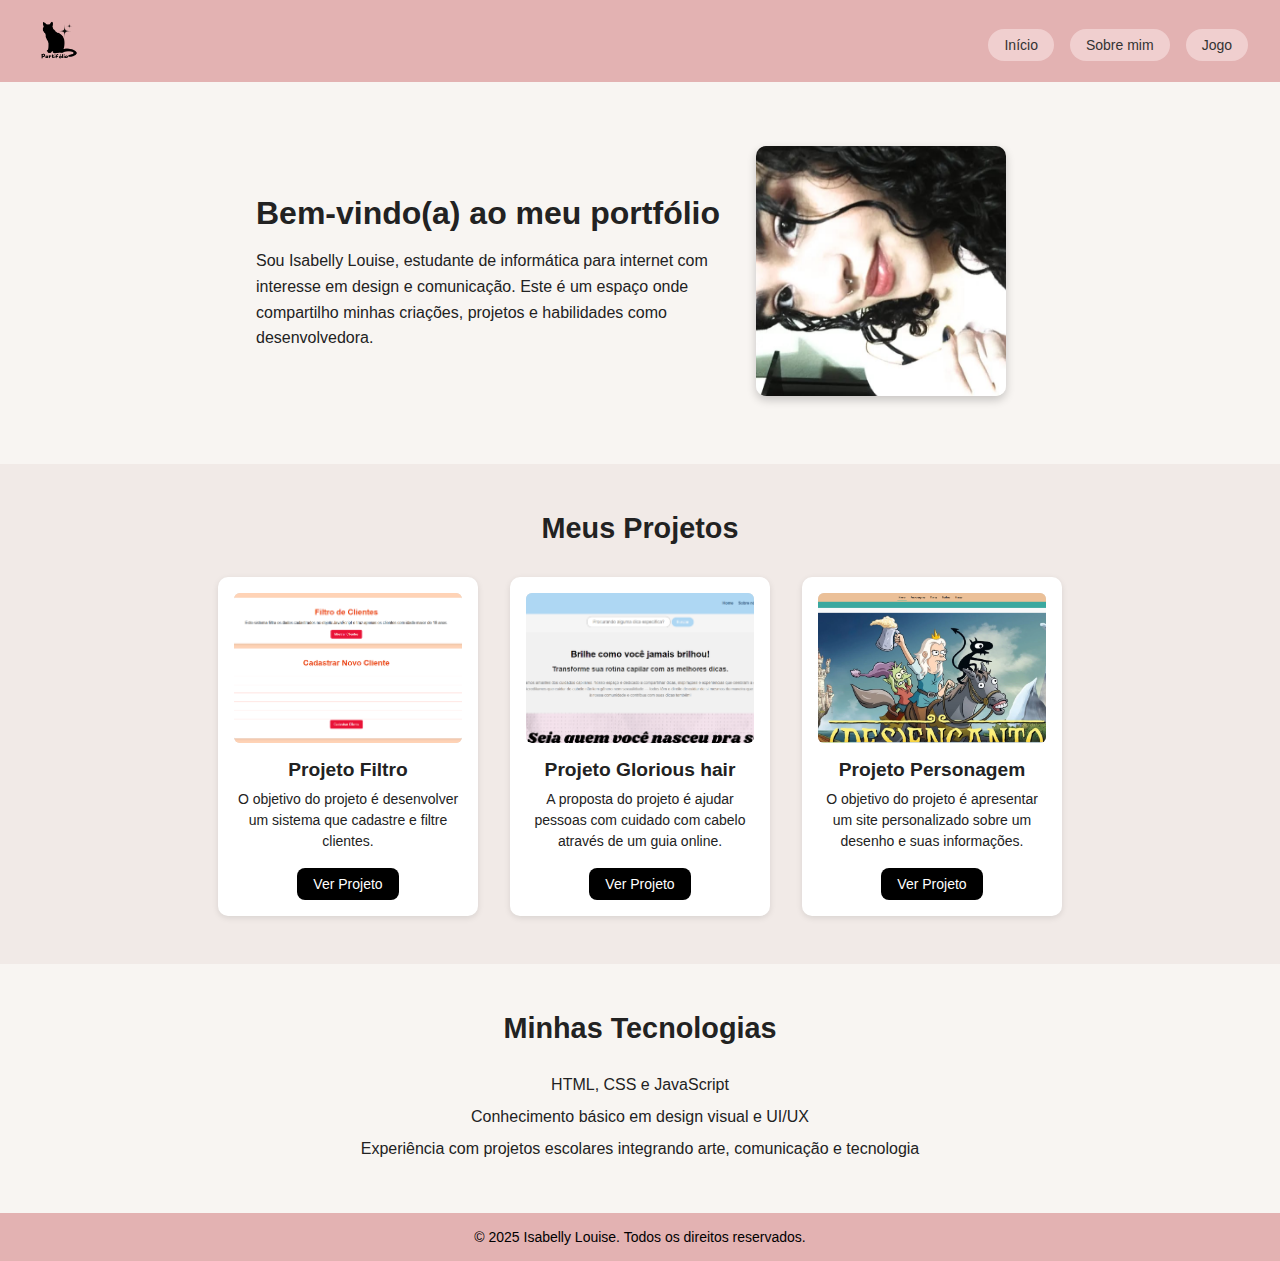
<file: index.html>
<!DOCTYPE html>
<html lang="pt-br">
<head>
  <meta charset="UTF-8" />
  <meta name="viewport" content="width=device-width, initial-scale=1.0" />
  <title>Portfólio</title>
  <link rel="stylesheet" href="style.css" />
</head>
<body>
  <!-- Navbar -->
  <header class="navbar">
     <img src="img/logo.png" alt="Logo" class="logo" />
    <nav class="nav-links">
      <a href="index.html">Início</a>
      <a href="sobre.html">Sobre mim</a>
        <a href="jogo.html">Jogo</a>
    </nav>
  </header>

  <!-- Hero Section -->
  <section class="hero">
    <div class="hero-content">
      <h2>Bem-vindo(a) ao meu portfólio</h2>
      <p>Sou Isabelly Louise, estudante de informática para internet com interesse em design e comunicação. Este é um espaço onde compartilho minhas criações, projetos e habilidades como desenvolvedora.</p>
    </div>
   <div class="hero-image"> 
  <img src="img/isa.png.jpeg" alt="Foto de Isabelly Louise" class="photo-img" />
</div>
  </section>

  <!-- Trabalhos -->
  <section class="trabalhos" id="trabalhos">
    <h2 class="section-title">Meus Projetos</h2>
    <div class="trabalho-grid">
      <div class="trabalho-card">
        <div class="trabalho-img">
          <img src="img/filtro.png">
        </div>
        <h3>Projeto Filtro</h3>
        <p>O objetivo do projeto é desenvolver um sistema que cadastre e filtre clientes.</p>
        <a href="https://isalouise.github.io/Filtro-Cliente/">Ver Projeto</a>
      </div>
      <div class="trabalho-card">
        <div class="trabalho-img">
          <img src="img/glorious.png">
        </div>
        <h3>Projeto Glorious hair </h3>
        <p> A proposta do projeto é ajudar pessoas com cuidado com cabelo através de um guia online.</p>
        <a href="https://isalouise.github.io/Glorious-Hair/home.html">Ver Projeto</a>
      </div>
      <div class="trabalho-card">
        <div class="trabalho-img">
          <img src="img/personagem.png">
        </div>
        <h3>Projeto Personagem</h3>
        <p>O objetivo do projeto é apresentar um site personalizado sobre um desenho e suas informações.</p>
        <a href="https://isalouise.github.io/Desencanto/">Ver Projeto</a>
      </div>
    </div>
  </section>

  <!-- Tecnologias -->
  <section class="tecnologias" id="tecnologias">
    <h2>Minhas Tecnologias</h2>
    <ul>
      <li>HTML, CSS e JavaScript</li>
      <li>Conhecimento básico em design visual e UI/UX</li>
      <li>Experiência com projetos escolares integrando arte, comunicação e tecnologia</li>
    </ul>
  </section>

  <!-- Rodapé -->
  <footer class="footer">
    <p>&copy; 2025 Isabelly Louise. Todos os direitos reservados.</p>
  </footer>
</body>
</html>
</file>
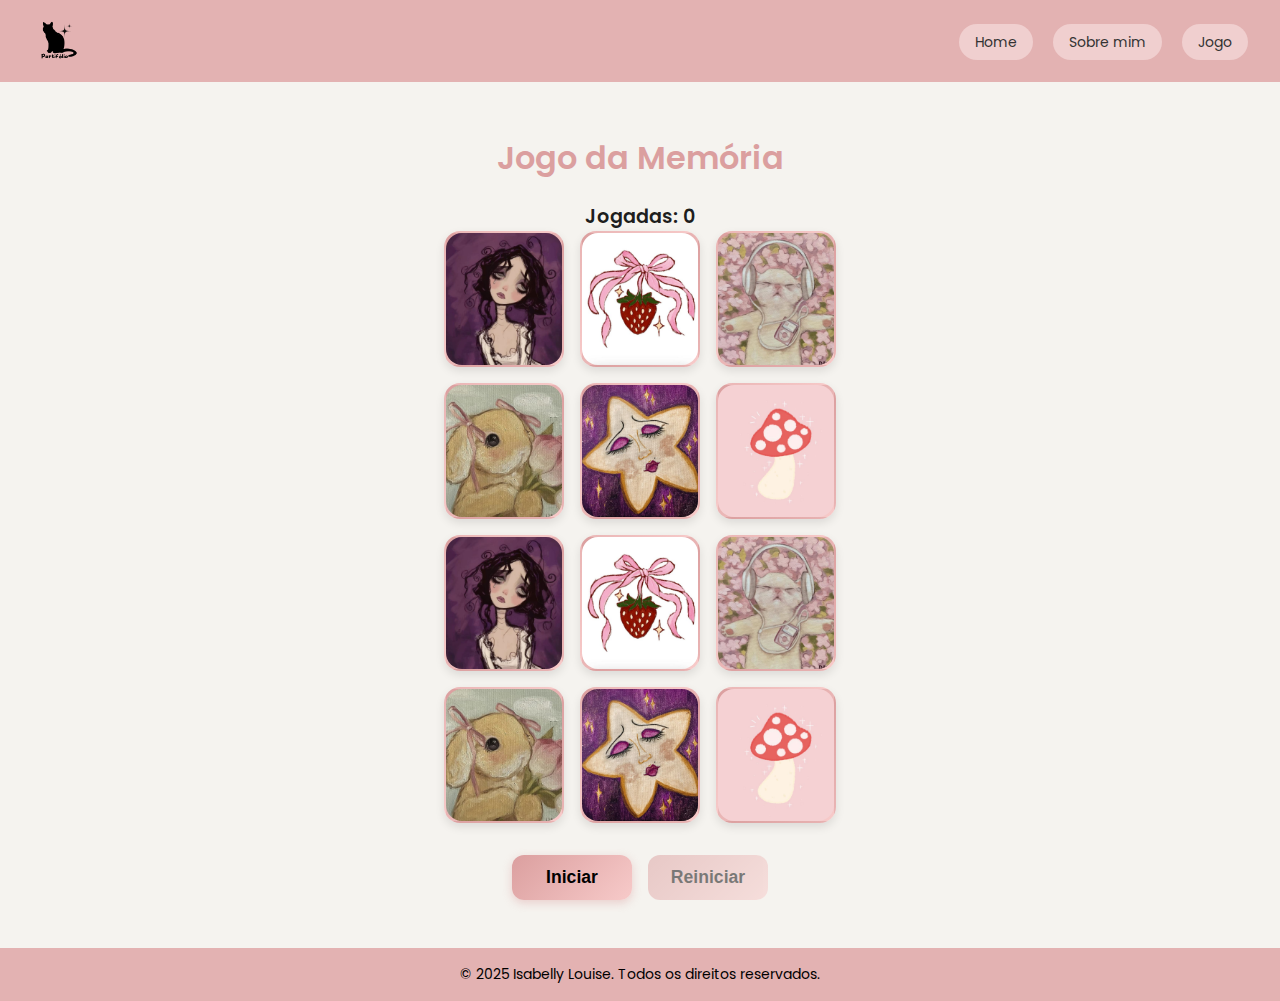
<file: jogo.html>
<!DOCTYPE html>
<html lang="pt-BR">
<head>
    <meta charset="UTF-8" />
    <link rel="stylesheet" href="style1.css">
    <meta name="viewport" content="width=device-width, initial-scale=1" />
    <title>Jogo da Memória</title>
</head>
<body>
    <header class="navbar">
        <img src="img/logo.png" alt="Logo" class="logo" />
        <nav class="nav-links">
            <a href="index.html">Home</a>
            <a href="sobre.html">Sobre mim</a>
            <a href="jogo.html">Jogo</a>
        </nav>
    </header>

    <div class="wrapper">
        <h1>Jogo da Memória</h1>
        <div class="moves" aria-live="polite" aria-atomic="true" role="status">Jogadas: 0</div>

        <main>
            <section id="game-board" aria-label="Tabuleiro do jogo da memória" role="grid">  <!-- Tabuleiro do jogo -->
            </section>

            <div class="buttons-container">
                <button id="start" aria-label="Iniciar jogo" title="Iniciar jogo">Iniciar</button>
                <button id="restart" aria-label="Reiniciar jogo" title="Reiniciar jogo" disabled>Reiniciar</button>
            </div>
        </main>
    </div>

    <footer class="footer">
        <p>&copy; 2025 Isabelly Louise. Todos os direitos reservados.</p>
    </footer>

    <script src="jogo.js"></script>
</body>

</html>
</file>
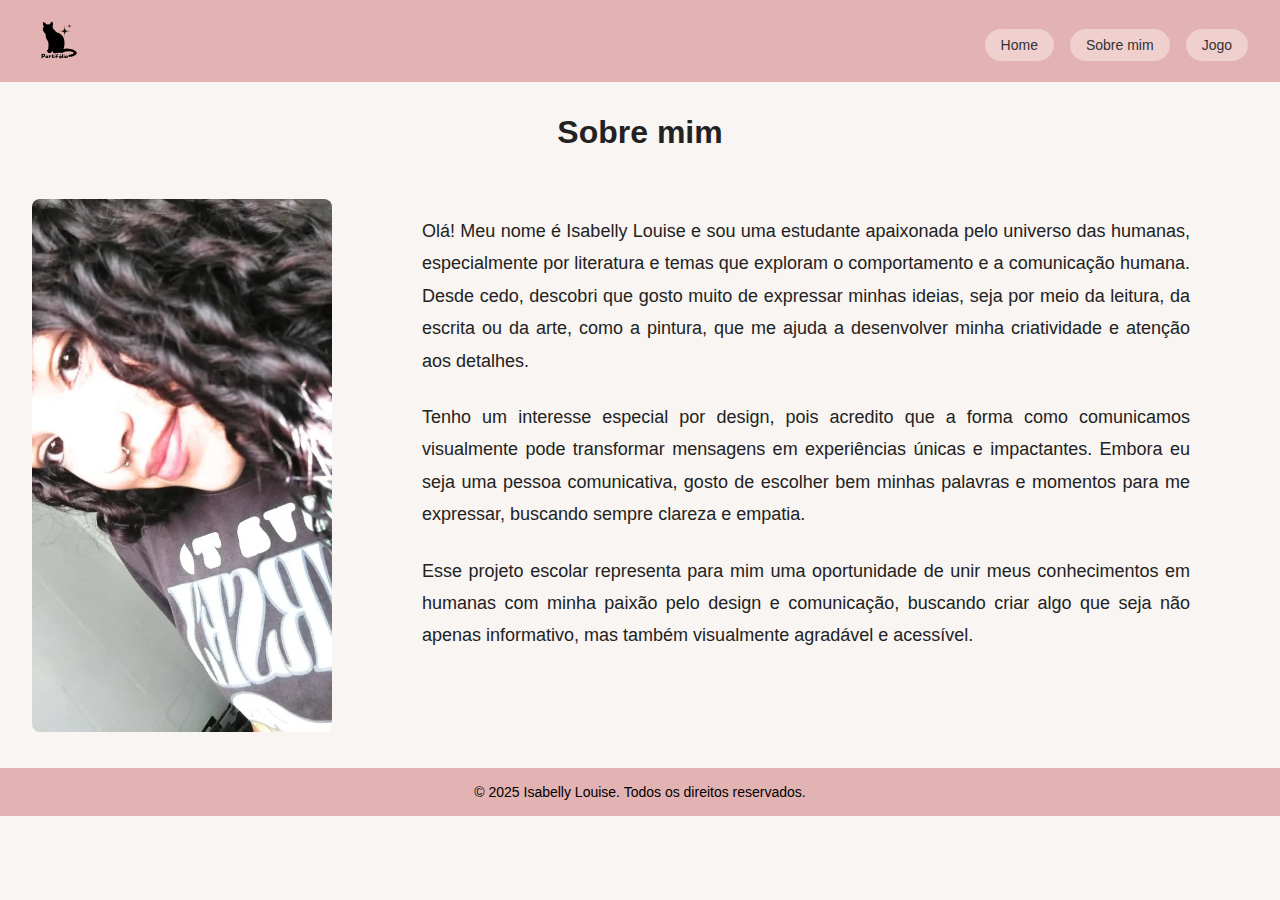
<file: sobre.html>
<!DOCTYPE html>
<html lang="pt-br">
<head>
  <meta charset="UTF-8" />
  <meta name="viewport" content="width=device-width, initial-scale=1.0"/>
  <title>Sobre Mim</title>
  <link rel="stylesheet" href="style.css" />
</head>
<body>
  <header class="navbar">
    <img src="img/logo.png" alt="Logo" class="logo" />
    <nav class="nav-links">
      <a href="index.html">Home</a>
      <a href="sobre.html">Sobre mim</a>
      <a href="jogo.html">Jogo</a>
    </nav>
  </header>

  <div class="container">
    <h1>Sobre mim</h1>
    <div class="sobre-mim-flex">
      <div class="image-placeholder">
        <img src="img/louie.png.jpeg" alt="Foto pessoal" />
      </div>
      <div class="sobre-texto">
        <p>
          Olá! Meu nome é Isabelly Louise e sou uma estudante apaixonada pelo universo das humanas, especialmente por literatura e temas que exploram o comportamento e a comunicação humana. Desde cedo, descobri que gosto muito de expressar minhas ideias, seja por meio da leitura, da escrita ou da arte, como a pintura, que me ajuda a desenvolver minha criatividade e atenção aos detalhes.
        </p>
        <p>
          Tenho um interesse especial por design, pois acredito que a forma como comunicamos visualmente pode transformar mensagens em experiências únicas e impactantes. Embora eu seja uma pessoa comunicativa, gosto de escolher bem minhas palavras e momentos para me expressar, buscando sempre clareza e empatia.
        </p>
        <p>
            Esse projeto escolar representa para mim uma oportunidade de unir meus conhecimentos em humanas com minha paixão pelo design e comunicação, buscando criar algo que seja não apenas informativo, mas também visualmente agradável e acessível.
        </p>
      </div>
    </div>
  </div>

  <footer class="footer">
     <p>&copy; 2025 Isabelly Louise. Todos os direitos reservados.</p>
  </footer>
</body>
</html>
</file>
<file: style.css>
/* Reset */
* {
  margin: 0;
  padding: 0;
  box-sizing: border-box;
}

body {
  font-family: Arial, sans-serif;
  background-color: #f8f5f2;
  color: #222;
}

/* Navbar */
.navbar {
  background-color: #e3b2b2;
  padding: 1rem 2rem;
  display: flex;
  justify-content: space-between;
  align-items: center;
  flex-wrap: wrap;
}


.nav-links {
  display: flex;
  gap: 1rem;
  margin-top: 0.5rem;
}

.nav-links a {
  text-decoration: none;
  color: #333;
  padding: 0.5rem 1rem;
  background: #f0cfcf;
  border-radius: 20px;
  font-size: 14px;
  transition: background 0.3s ease;
}

.nav-links a:hover {
  background: #d98b8b;
}
.logo {
  height: 50px;
  width: auto;
}
@media (max-width: 768px) {
  .logo {
    height: 40px;
  }
}


/* Hero */
.hero {
  display: flex;
  flex-wrap: wrap;
  align-items: center;
  justify-content: center;
  padding: 3rem 2rem;
  background-color: #f8f5f2;
  animation: fadeIn 1.2s ease-in;
}

.hero-content {
  flex: 1;
  max-width: 500px;
  padding: 1rem;
  text-align: left;
}

.hero-content h2 {
  font-size: 2rem;
  margin-bottom: 1rem;
}

.hero-content p {
  font-size: 16px;
  line-height: 1.6;
}

.hero-image {
  flex: 1;
  max-width: 300px;
  padding: 1rem;
}

.photo {
  background-color: #eee;
  width: 100%;
  height: 300px;
  border-radius: 10px;
  font-size: 16px;
  color: #888;
  display: flex;
  align-items: center;
  justify-content: center;
  transition: transform 0.3s ease;
}

.photo:hover {
  transform: scale(1.05);
}

/* Trabalhos */
.trabalhos {
  background-color: #f1eae7;
  padding: 3rem 2rem;
  text-align: center;
}

.section-title {
  font-size: 1.8rem;
  margin-bottom: 2rem;
}

.trabalho-grid {
  display: flex;
  flex-wrap: wrap;
  justify-content: center;
  gap: 2rem;
}

.trabalho-card {
  background-color: #fff;
  width: 260px;
  border-radius: 10px;
  padding: 1rem;
  box-shadow: 0 2px 6px rgba(0,0,0,0.1);
  transition: transform 0.3s ease, box-shadow 0.3s ease;
  animation: slideUp 1s ease;
}

.trabalho-card:hover {
  transform: translateY(-8px);
  box-shadow: 0 6px 12px rgba(0,0,0,0.15);
}

.trabalho-img {
  background-color: #ddd;
  height: 150px;
  border-radius: 6px;
  margin-bottom: 1rem;
  display: flex;
  align-items: center;
  justify-content: center;
  color: #666;
}
.trabalho-img img {
  width: 100%;
  height: 100%;
  object-fit: cover;
  border-radius: 6px;
}


.trabalho-card h3 {
  font-size: 1.2rem;
  margin-bottom: 0.5rem;
}

.trabalho-card p {
  font-size: 14px;
  line-height: 1.5;
  margin-bottom: 1rem;
}

.trabalho-card a {
  display: inline-block;
  background-color: #000;
  color: #fff;
  padding: 0.5rem 1rem;
  border-radius: 8px;
  text-decoration: none;
  font-size: 14px;
  transition: background 0.3s ease;
}

.trabalho-card a:hover {
  background-color: #444;
}

/* Tecnologias */
.tecnologias {
  background-color: #f8f5f2;
  padding: 3rem 2rem;
  text-align: center;
}

.tecnologias h2 {
  font-size: 1.8rem;
  margin-bottom: 1.5rem;
}

.tecnologias ul {
  list-style: none;
  padding: 0;
  font-size: 16px;
  line-height: 2;
}

/* Footer */
.footer {
  background-color: #e3b2b2;
  padding: 1rem;
  text-align: center;
  color: #000;
  font-size: 14px;
}

/* Animações */
@keyframes fadeIn {
  from { opacity: 0; transform: translateY(30px); }
  to { opacity: 1; transform: translateY(0); }
}

@keyframes slideUp {
  from { opacity: 0; transform: translateY(50px); }
  to { opacity: 1; transform: translateY(0); }
}

/* Responsivo */
@media (max-width: 768px) {
  .navbar {
    flex-direction: column;
    align-items: flex-start;
  }

  .nav-links {
    flex-direction: column;
    width: 100%;
    margin-top: 1rem;
  }

  .hero {
    flex-direction: column;
    text-align: center;
  }

  .hero-content,
  .hero-image {
    max-width: 100%;
  }

  .trabalho-card {
    width: 90%;
  }
}
.photo-img {
  width: 250px;
  height: 250px;
  object-fit: cover;
  border-radius: 10px;
  box-shadow: 0 4px 10px rgba(0, 0, 0, 0.2);
}


@media (max-width: 480px) {
  .hero-content h2,
  .section-title,
  .tecnologias h2 {
    font-size: 1.5rem;
  }
}



/* Seção "Sobre mim" com imagem à esquerda e texto à direita */
.sobre-mim-flex {
  display: flex;
  align-items: flex-start;
  gap: 2rem;
  padding: 2rem;
   animation: fadeIn 1.5s ease-in;
}

.image-placeholder img {
  max-width: 300px;
  width: 100%;
  border-radius: 8px;
}

.sobre-texto {
  font-size: 18px;           
  line-height: 1.8;          
  text-align: justify;       
  padding: 1rem;             
  max-width: 800px;          
  margin: 0 auto;           
}

.sobre-texto p {
  margin-bottom: 1.5rem;     
}


.container h1 {
  text-align: center;
  margin-top: 2rem;
  margin-bottom: 1rem;
}
</file>
<file: style1.css>
/* Importa fonte para tipografia limpa */
@import url('https://fonts.googleapis.com/css2?family=Poppins:wght@400;600&display=swap');

/* Reset e estilo base */
* {
  margin: 0;
  padding: 0;
  box-sizing: border-box;
}

body {
    margin: 0;
    background: #F5F3EF;
    font-family: 'Poppins', sans-serif;
    color: #000000;
    min-height: 100vh;
    display: flex;
    flex-direction: column;
    -webkit-font-smoothing: antialiased;
    -moz-osx-font-smoothing: grayscale;
}

.wrapper {
    flex: 1;
    display: flex;
    flex-direction: column;
    align-items: center;
    padding: 32px 16px 48px;
    width: 100%;
}


/* Estilo da barra de navegação */
.navbar {
    background-color: #e3b2b2;
    padding: 1rem 2rem;
    display: flex;
    justify-content: space-between;
    align-items: center;
    width: 100%;
}

/* Estilo do logo */
.logo {
  height: 50px;
  width: auto;
}
@media (max-width: 768px) {
  .logo {
    height: 40px;
  }
}

/* Links de navegação */
.nav-links a {
    margin-left: 1rem;
    text-decoration: none;
    color: #333;
    padding: 0.5rem 1rem;
    background: #f0cfcf;
    border-radius: 20px;
    font-size: 14px;
}

.nav-links a:hover {
  background: #d98b8b;
  color: #fff;
  transform: scale(1.05);
}


/* Estilo do título */
h1 {
    font-weight: 600;
    font-size: clamp(1.5rem, 4vw, 2rem);
    color: #DB9F9F; /* rosa coral suave */
    margin: 20px 0;
    user-select: none;
    text-align: center;
}

/* Estilo do contador de jogadas */
.moves {
    font-weight: 600;
    font-size: clamp(1rem, 3vw, 1.2rem);
    color: #000000E0;
    user-select: none;
}

/* Container grade do tabuleiro */
#game-board {
    max-width: 480px;
    width: 100%;
    display: grid;
    grid-template-columns: repeat(3, 1fr);
    grid-template-rows: repeat(4, minmax(80px, 1fr));
    gap: 16px;
    user-select: none;
}

/* Ajustes responsivos */
@media (max-width: 480px) {
    #game-board {
        gap: 12px;
        grid-template-columns: repeat(3, 1fr);
        grid-template-rows: repeat(4, minmax(70px, 1fr));
    }
}

/* Estilo individual da carta */
.card {
    position: relative;
    width: 100%;
    padding-top: 100%; /* aspecto quadrado */
    border-radius: 16px;
    perspective: 900px;
    cursor: pointer;
    box-shadow: 0 4px 10px rgba(0, 0, 0, 0.1);
    border: 2px solid transparent;
    transition: border-color 0.2s ease;
}
.card:focus {
    outline: none;
    border-color: #DB9F9F;
    box-shadow: 0 0 8px #DB9F9Faa;
}

/* Parte interna que faz o efeito de virar */
.card-inner {
    position: absolute;
    top: 0; left: 0; right: 0; bottom: 0;
    border-radius: 16px;
    transform-style: preserve-3d;
    transition: transform 0.5s cubic-bezier(0.4, 0, 0.2, 1);
}
/* Efeito de virar carta para mostrar frente */
.card.flipped .card-inner {
    transform: rotateY(180deg);
    cursor: default;
}
/* Cartas combinadas têm brilho sutil */
.card.matched {
    box-shadow: 0 0 15px 4px #DB9F9F;
    cursor: default;
}

/* Frente da carta: imagem */
.card-front {
    position: absolute;
    inset: 0;
    border-radius: 16px;
    backface-visibility: hidden;
    overflow: hidden;
    transform: rotateY(180deg);
}
.card-front img {
    width: 100%;
    height: 100%;
    object-fit: cover;
    user-select: none;
    pointer-events: none;
}

/* Verso da carta: parte que fica visível quando virada para baixo */
.card-back {
    position: absolute;
    inset: 0;
    background: linear-gradient(135deg, #DB9F9F 0%, #F7CAC9 100%);
    border-radius: 16px;
    box-shadow: inset 0 0 10px #db9f9f99;
    backface-visibility: hidden;
    display: flex;
    justify-content: center;
    align-items: center;
    font-size: clamp(2rem, 8vw, 3rem);
    color: #000000c7;
    user-select: none;
}

/* Símbolo '?' no verso da carta */
.card-back::after {
    content: '?';
    font-weight: 900;
    font-family: 'Poppins', sans-serif;
}

/* Container dos botões abaixo do tabuleiro */
.buttons-container {
    max-width: 480px;
    width: 100%;
    margin-top: 32px;
    display: flex;
    justify-content: center;
    gap: 16px;
    flex-wrap: wrap;
}

/* Estilização consistente dos botões */
button {
    background: linear-gradient(135deg, #DB9F9F 0%, #F7CAC9 100%);
    border: none;
    border-radius: 12px;
    box-shadow: 0 3px 10px rgba(219, 159, 159, 0.45);
    color: #000000;
    cursor: pointer;
    display: flex;
    align-items: center;
    gap: 6px;
    font-weight: 600;
    padding: 12px 20px;
    font-size: clamp(0.95rem, 2.5vw, 1.1rem);
    transition: background-color 0.3s ease, box-shadow 0.3s ease;
    user-select: none;
    justify-content: center;
    min-width: 120px;
}

button:hover,
button:focus {
    background: linear-gradient(135deg, #f7cac9 0%, #db9f9f 100%);
    box-shadow: 0 5px 15px rgba(219, 159, 159, 0.75);
    outline: none;
}

button:disabled {
    cursor: not-allowed;
    opacity: 0.5;
    box-shadow: none;
}
footer {
  width: 100%;
  background-color: #e3b2b2;
  color: #000;
  text-align: center;
  padding: 1rem;
  font-size: 14px;
  margin-top: auto;
}

@media (max-width: 768px) {
  .navbar {
    flex-direction: column;
    align-items: flex-start;
  }

  .nav-links {
    flex-direction: column;
    width: 100%;
    margin-top: 1rem;
  }
}
</file>
